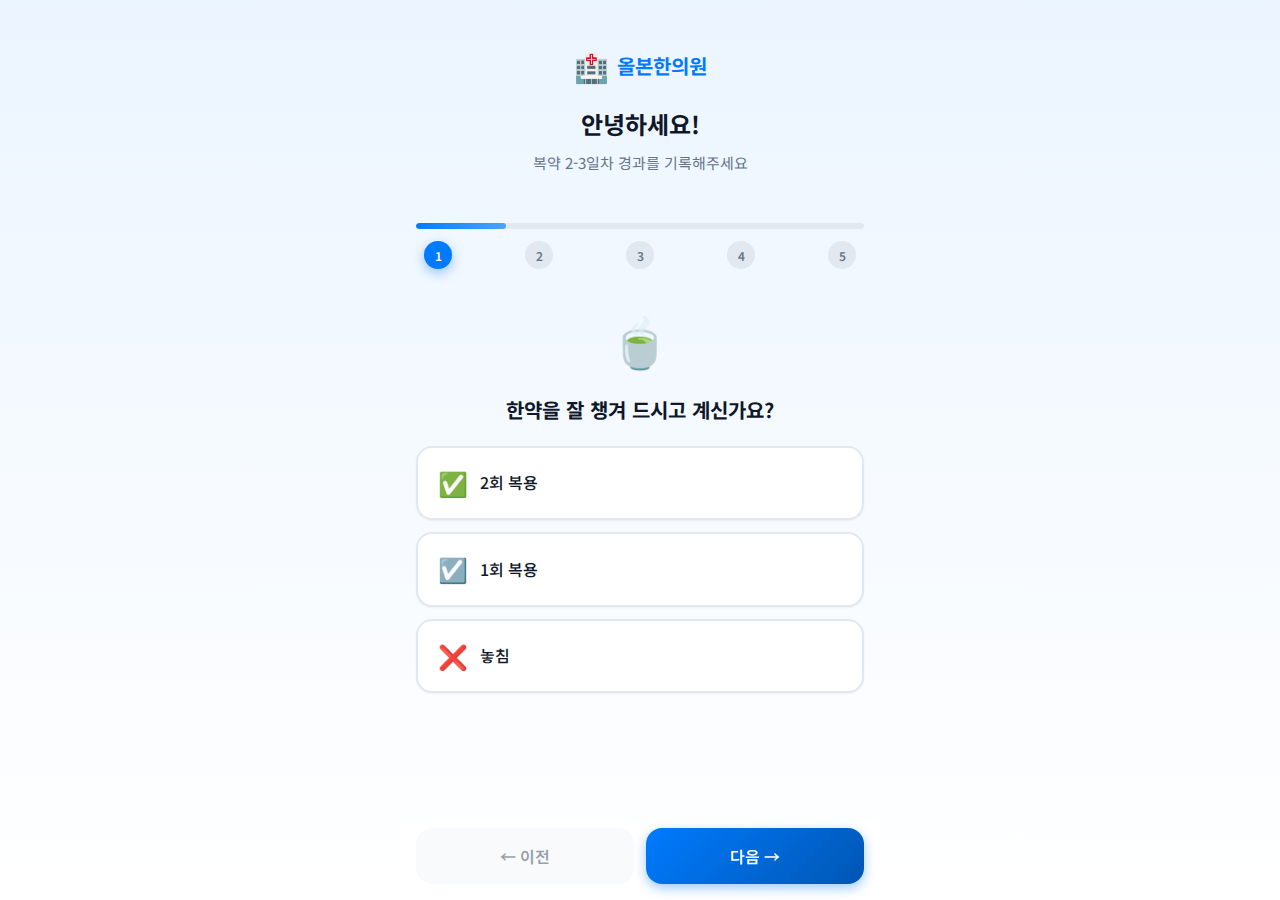
<file: index.html>
<!DOCTYPE html>
<html lang="ko">

<head>
    <meta charset="UTF-8">
    <meta name="viewport" content="width=device-width, initial-scale=1.0, maximum-scale=1.0, user-scalable=no">
    <title>복약 경과 기록 | 올본한의원</title>
    <meta name="description" content="올본한의원 복약 2-3일차 경과 기록 설문">
    <link rel="stylesheet" href="styles.css">
    <link href="https://fonts.googleapis.com/css2?family=Noto+Sans+KR:wght@400;500;700&display=swap" rel="stylesheet">
</head>

<body>
    <div class="container">
        <!-- Header -->
        <header class="header">
            <div class="logo">
                <span class="logo-icon">🏥</span>
                <span class="logo-text">올본한의원</span>
            </div>
            <h1 class="greeting" id="greeting">안녕하세요!</h1>
            <p class="subtitle">복약 2-3일차 경과를 기록해주세요</p>
        </header>

        <!-- Progress Bar -->
        <div class="progress-container">
            <div class="progress-bar">
                <div class="progress-fill" id="progressFill"></div>
            </div>
            <div class="progress-steps">
                <span class="step-indicator active" data-step="1">1</span>
                <span class="step-indicator" data-step="2">2</span>
                <span class="step-indicator" data-step="3">3</span>
                <span class="step-indicator" data-step="4">4</span>
                <span class="step-indicator" data-step="5">5</span>
            </div>
        </div>

        <!-- Survey Form -->
        <form id="surveyForm">
            <!-- Step 1: 복약 준수 -->
            <div class="step active" id="step1">
                <div class="step-icon">🍵</div>
                <h2 class="step-title">한약을 잘 챙겨 드시고 계신가요?</h2>
                <div class="option-grid">
                    <label class="option-card">
                        <input type="radio" name="compliance" value="2회 복용" required>
                        <div class="card-content">
                            <span class="card-icon">✅</span>
                            <span class="card-text">2회 복용</span>
                        </div>
                    </label>
                    <label class="option-card">
                        <input type="radio" name="compliance" value="1회 복용">
                        <div class="card-content">
                            <span class="card-icon">☑️</span>
                            <span class="card-text">1회 복용</span>
                        </div>
                    </label>
                    <label class="option-card">
                        <input type="radio" name="compliance" value="놓침">
                        <div class="card-content">
                            <span class="card-icon">❌</span>
                            <span class="card-text">놓침</span>
                        </div>
                    </label>
                </div>
            </div>

            <!-- Step 2: 복용 방식 -->
            <div class="step" id="step2">
                <div class="step-icon">⏰</div>
                <h2 class="step-title">복용 방식을 알려주세요</h2>

                <div class="sub-section">
                    <h3 class="sub-title">복용 시기</h3>
                    <div class="option-grid small">
                        <label class="option-card small">
                            <input type="radio" name="timing" value="식전 30분" required>
                            <div class="card-content">
                                <span class="card-text">식전 30분</span>
                            </div>
                        </label>
                        <label class="option-card small">
                            <input type="radio" name="timing" value="식후 즉시">
                            <div class="card-content">
                                <span class="card-text">식후 즉시</span>
                            </div>
                        </label>
                        <label class="option-card small">
                            <input type="radio" name="timing" value="식후 1~2시간">
                            <div class="card-content">
                                <span class="card-text">식후 1~2시간</span>
                            </div>
                        </label>
                        <label class="option-card small">
                            <input type="radio" name="timing" value="불규칙">
                            <div class="card-content">
                                <span class="card-text">불규칙</span>
                            </div>
                        </label>
                    </div>
                </div>

                <div class="sub-section">
                    <h3 class="sub-title">복용 온도</h3>
                    <div class="option-grid small">
                        <label class="option-card small">
                            <input type="radio" name="temperature" value="따뜻하게" required>
                            <div class="card-content">
                                <span class="card-icon">🔥</span>
                                <span class="card-text">따뜻하게</span>
                            </div>
                        </label>
                        <label class="option-card small">
                            <input type="radio" name="temperature" value="상온">
                            <div class="card-content">
                                <span class="card-icon">🌡️</span>
                                <span class="card-text">상온</span>
                            </div>
                        </label>
                        <label class="option-card small">
                            <input type="radio" name="temperature" value="시원하게">
                            <div class="card-content">
                                <span class="card-icon">❄️</span>
                                <span class="card-text">시원하게</span>
                            </div>
                        </label>
                    </div>
                </div>

                <div class="sub-section">
                    <h3 class="sub-title">복약 경험</h3>
                    <div class="option-grid small">
                        <label class="option-card small">
                            <input type="radio" name="experience" value="편해요" required>
                            <div class="card-content">
                                <span class="card-icon">😊</span>
                                <span class="card-text">편해요</span>
                            </div>
                        </label>
                        <label class="option-card small">
                            <input type="radio" name="experience" value="써요">
                            <div class="card-content">
                                <span class="card-icon">😬</span>
                                <span class="card-text">써요</span>
                            </div>
                        </label>
                        <label class="option-card small">
                            <input type="radio" name="experience" value="향이 강해요">
                            <div class="card-content">
                                <span class="card-icon">👃</span>
                                <span class="card-text">향이 강해요</span>
                            </div>
                        </label>
                        <label class="option-card small">
                            <input type="radio" name="experience" value="목넘김이 어려워요">
                            <div class="card-content">
                                <span class="card-icon">😣</span>
                                <span class="card-text">목넘김이 어려워요</span>
                            </div>
                        </label>
                    </div>
                </div>
            </div>

            <!-- Step 3: 긍정적 변화 -->
            <div class="step" id="step3">
                <div class="step-icon">✨</div>
                <h2 class="step-title">기분 좋은 변화가 있나요?</h2>
                <p class="step-hint">여러 개 선택 가능해요</p>
                <div class="option-grid">
                    <label class="option-card checkbox">
                        <input type="checkbox" name="positive" value="잠이 잘 옴">
                        <div class="card-content">
                            <span class="card-icon">😴</span>
                            <span class="card-text">잠이 잘 옴</span>
                        </div>
                    </label>
                    <label class="option-card checkbox">
                        <input type="checkbox" name="positive" value="소화가 편함">
                        <div class="card-content">
                            <span class="card-icon">🍽️</span>
                            <span class="card-text">소화가 편함</span>
                        </div>
                    </label>
                    <label class="option-card checkbox">
                        <input type="checkbox" name="positive" value="피로 감소">
                        <div class="card-content">
                            <span class="card-icon">💪</span>
                            <span class="card-text">피로 감소</span>
                        </div>
                    </label>
                    <label class="option-card checkbox">
                        <input type="checkbox" name="positive" value="대변 시원">
                        <div class="card-content">
                            <span class="card-icon">�</span>
                            <span class="card-text">대변 시원</span>
                        </div>
                    </label>
                    <label class="option-card checkbox">
                        <input type="checkbox" name="positive" value="아직 모름">
                        <div class="card-content">
                            <span class="card-icon">🤔</span>
                            <span class="card-text">아직 모름</span>
                        </div>
                    </label>
                    <label class="option-card checkbox">
                        <input type="checkbox" name="positive" value="기타" id="positiveOther">
                        <div class="card-content">
                            <span class="card-icon">✏️</span>
                            <span class="card-text">기타</span>
                        </div>
                    </label>
                </div>
                <!-- 기타 입력 필드 -->
                <div class="other-input-container" id="positiveOtherInput" style="display: none;">
                    <input type="text" id="positiveOtherText" placeholder="어떤 변화가 있으셨나요?" class="other-input">
                </div>
            </div>

            <!-- Step 4: 불편 반응 -->
            <div class="step" id="step4">
                <div class="step-icon">🩺</div>
                <h2 class="step-title">불편한 반응이 있나요?</h2>
                <div class="option-grid">
                    <label class="option-card checkbox warning">
                        <input type="checkbox" name="adverse" value="속쓰림">
                        <div class="card-content">
                            <span class="card-icon">🤢</span>
                            <span class="card-text">속쓰림</span>
                        </div>
                    </label>
                    <label class="option-card checkbox warning">
                        <input type="checkbox" name="adverse" value="어지러움">
                        <div class="card-content">
                            <span class="card-icon">😵</span>
                            <span class="card-text">어지러움</span>
                        </div>
                    </label>
                    <label class="option-card checkbox warning">
                        <input type="checkbox" name="adverse" value="두근거림">
                        <div class="card-content">
                            <span class="card-icon">💓</span>
                            <span class="card-text">두근거림</span>
                        </div>
                    </label>
                    <label class="option-card checkbox warning">
                        <input type="checkbox" name="adverse" value="가려움">
                        <div class="card-content">
                            <span class="card-icon">🤚</span>
                            <span class="card-text">가려움</span>
                        </div>
                    </label>
                    <label class="option-card checkbox warning">
                        <input type="checkbox" name="adverse" value="설사">
                        <div class="card-content">
                            <span class="card-icon">💧</span>
                            <span class="card-text">설사</span>
                        </div>
                    </label>
                    <label class="option-card checkbox warning">
                        <input type="checkbox" name="adverse" value="기타" id="adverseOther">
                        <div class="card-content">
                            <span class="card-icon">✏️</span>
                            <span class="card-text">기타</span>
                        </div>
                    </label>
                    <label class="option-card checkbox safe" id="noAdverseCard">
                        <input type="checkbox" name="adverse" value="없음" id="noAdverse">
                        <div class="card-content">
                            <span class="card-icon">👍</span>
                            <span class="card-text">없음</span>
                        </div>
                    </label>
                </div>

                <!-- 기타 입력 필드 -->
                <div class="other-input-container" id="adverseOtherInput" style="display: none;">
                    <input type="text" id="adverseOtherText" placeholder="어떤 증상이 있으셨나요?" class="other-input">
                </div>

                <!-- 안심 안내 -->
                <div class="alert-box" id="alertBox">
                    <div class="alert-icon">💬</div>
                    <div class="alert-content">
                        <strong>안심하세요!</strong>
                        <p>초기 적응 반응일 수 있습니다.<br>원장님이 확인 후 연락드리겠습니다.</p>
                    </div>
                </div>
            </div>

            <!-- Step 5: 추가 기록 -->
            <div class="step" id="step5">
                <div class="step-icon">📝</div>
                <h2 class="step-title">추가로 기록해주세요</h2>

                <div class="sub-section">
                    <h3 class="sub-title">📷 사진 첨부 (선택)</h3>
                    <p class="sub-hint">피부 증상 등이 있으면 사진을 올려주세요</p>
                    <div class="upload-area" id="uploadArea">
                        <input type="file" id="photoInput" accept="image/*" multiple hidden>
                        <div class="upload-placeholder" id="uploadPlaceholder">
                            <span class="upload-icon">📸</span>
                            <span>터치하여 사진 추가</span>
                        </div>
                        <div class="preview-container" id="previewContainer"></div>
                    </div>
                </div>

                <div class="sub-section">
                    <h3 class="sub-title">💬 건의사항</h3>
                    <textarea id="feedback" name="feedback" placeholder="원장님께 전할 말씀이 있으시면 자유롭게 적어주세요"
                        rows="4"></textarea>
                </div>
            </div>

            <!-- Navigation Buttons -->
            <div class="nav-buttons">
                <button type="button" class="btn btn-prev" id="prevBtn" disabled>
                    ← 이전
                </button>
                <button type="button" class="btn btn-next" id="nextBtn">
                    다음 →
                </button>
                <button type="submit" class="btn btn-submit" id="submitBtn" style="display: none;">
                    제출하기 ✓
                </button>
            </div>
        </form>

        <!-- Success Screen -->
        <div class="success-screen" id="successScreen">
            <div class="success-icon">🎉</div>
            <h2>감사합니다!</h2>
            <p>소중한 피드백이 전달되었습니다.</p>
            <p class="success-note">원장님이 확인 후 필요시 연락드리겠습니다.</p>
        </div>
    </div>

    <script src="app.js"></script>
</body>

</html>
</file>
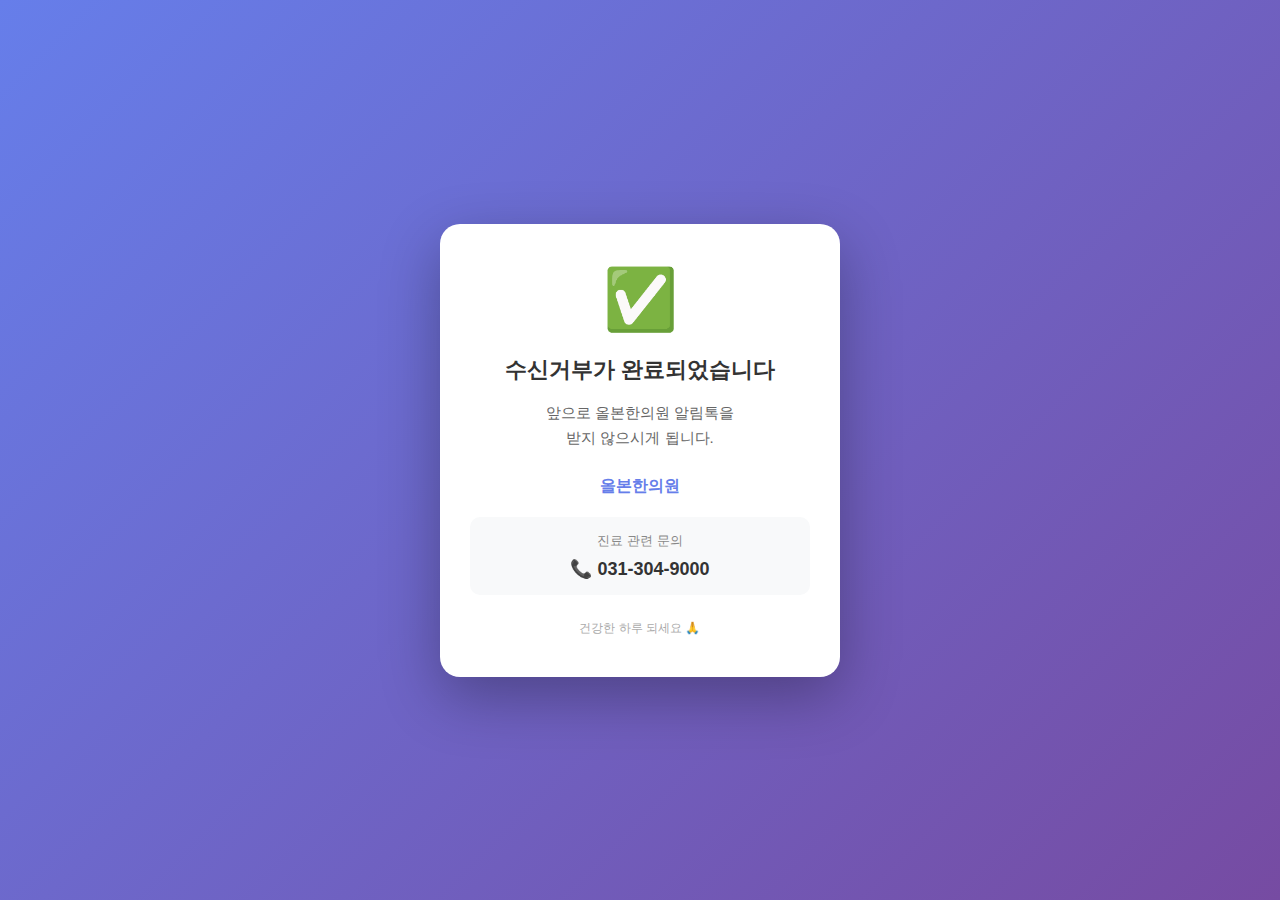
<file: Unsubscribe/index.html>
<!DOCTYPE html>
<html lang="ko">

<head>
    <meta charset="UTF-8">
    <meta name="viewport" content="width=device-width, initial-scale=1.0">
    <title>수신거부 완료 - 올본한의원</title>
    <style>
        * {
            margin: 0;
            padding: 0;
            box-sizing: border-box;
        }

        body {
            font-family: -apple-system, BlinkMacSystemFont, 'Malgun Gothic', sans-serif;
            background: linear-gradient(135deg, #667eea 0%, #764ba2 100%);
            min-height: 100vh;
            display: flex;
            justify-content: center;
            align-items: center;
            padding: 20px;
        }

        .container {
            background: white;
            border-radius: 20px;
            padding: 40px 30px;
            max-width: 400px;
            width: 100%;
            text-align: center;
            box-shadow: 0 20px 60px rgba(0, 0, 0, 0.3);
        }

        .icon {
            font-size: 60px;
            margin-bottom: 20px;
        }

        h1 {
            color: #333;
            font-size: 22px;
            margin-bottom: 15px;
            font-weight: 600;
        }

        .message {
            color: #666;
            font-size: 15px;
            line-height: 1.7;
            margin-bottom: 25px;
        }

        .clinic-name {
            color: #667eea;
            font-weight: 600;
            font-size: 16px;
            margin-bottom: 10px;
        }

        .contact {
            background: #f8f9fa;
            padding: 15px;
            border-radius: 10px;
            margin-top: 20px;
        }

        .contact-text {
            font-size: 13px;
            color: #888;
            margin-bottom: 8px;
        }

        .phone {
            font-size: 18px;
            color: #333;
            font-weight: 600;
            text-decoration: none;
        }

        .phone:hover {
            color: #667eea;
        }

        .footer {
            margin-top: 25px;
            font-size: 12px;
            color: #aaa;
        }
    </style>
    <!-- Google Apps Script 연동 -->
    <script>
        // URL 파라미터에서 전화번호 추출
        function getPhoneFromUrl() {
            const params = new URLSearchParams(window.location.search);
            return params.get('phone') || params.get('p') || '';
        }

        // 페이지 로드 시 수신거부 로그 전송
        window.onload = function () {
            const phone = getPhoneFromUrl();

            // Google Apps Script Web App URL (수신거부 로그용)
            // TODO: Google Apps Script 배포 후 아래 URL 교체
            const SCRIPT_URL = 'https://script.google.com/macros/s/AKfycbwSo-KAGnToi3LHbxACdHVb4_PbhoktZZpcVAow5Kb10Tg9K4wXIKTkMr8InsCJWOAv/exec';

            if (phone) {
                // 전화번호가 있으면 로그 전송
                const logData = {
                    action: 'unsubscribe',
                    phone: phone,
                    timestamp: new Date().toLocaleString('ko-KR', { timeZone: 'Asia/Seoul' }),
                    type: 'long15'
                };

                // Google Sheets에 로그 전송 (no-cors로 전송)
                fetch(SCRIPT_URL + '?' + new URLSearchParams(logData).toString(), {
                    method: 'GET',
                    mode: 'no-cors'
                }).then(() => {
                    console.log('수신거부 로그 전송 완료');
                }).catch(err => {
                    console.log('로그 전송 실패:', err);
                });

                // 전화번호 마스킹 표시 (선택)
                const masked = phone.replace(/(\d{3})(\d{4})(\d{4})/, '$1-****-$3');
                document.getElementById('phone-display').textContent = masked;
                document.getElementById('phone-info').style.display = 'block';
            }
        };
    </script>
</head>

<body>
    <div class="container">
        <div class="icon">✅</div>
        <h1>수신거부가 완료되었습니다</h1>

        <div class="message">
            앞으로 올본한의원 알림톡을<br>
            받지 않으시게 됩니다.
        </div>

        <div id="phone-info"
            style="display: none; background: #e8f5e9; padding: 10px; border-radius: 8px; margin-bottom: 15px; font-size: 13px; color: #2e7d32;">
            📱 <span id="phone-display"></span>
        </div>

        <div class="clinic-name">올본한의원</div>

        <div class="contact">
            <div class="contact-text">진료 관련 문의</div>
            <a href="tel:031-304-9000" class="phone">📞 031-304-9000</a>
        </div>

        <div class="footer">
            건강한 하루 되세요 🙏
        </div>
    </div>
</body>

</html>
</file>
<file: styles.css>
/* =========================================
   올본한의원 복약 피드백 설문 - Styles
   Brand: Cool Blue (#007BFF) + White
   ========================================= */

:root {
    --primary: #007BFF;
    --primary-dark: #0056b3;
    --primary-light: #4da3ff;
    --primary-bg: rgba(0, 123, 255, 0.08);
    --white: #FFFFFF;
    --gray-50: #F8FAFC;
    --gray-100: #F1F5F9;
    --gray-200: #E2E8F0;
    --gray-300: #CBD5E1;
    --gray-500: #64748B;
    --gray-700: #334155;
    --gray-900: #0F172A;
    --success: #10B981;
    --warning: #F59E0B;
    --danger: #EF4444;
    --shadow-sm: 0 1px 2px rgba(0, 0, 0, 0.05);
    --shadow: 0 4px 6px -1px rgba(0, 0, 0, 0.1), 0 2px 4px -1px rgba(0, 0, 0, 0.06);
    --shadow-lg: 0 10px 25px -3px rgba(0, 0, 0, 0.1), 0 4px 6px -2px rgba(0, 0, 0, 0.05);
    --radius: 16px;
    --radius-sm: 12px;
    --transition: all 0.3s cubic-bezier(0.4, 0, 0.2, 1);
}

* {
    margin: 0;
    padding: 0;
    box-sizing: border-box;
}

html {
    font-size: 16px;
    -webkit-tap-highlight-color: transparent;
}

body {
    font-family: 'Noto Sans KR', -apple-system, BlinkMacSystemFont, sans-serif;
    background: linear-gradient(180deg, var(--primary-bg) 0%, var(--white) 100%);
    min-height: 100vh;
    color: var(--gray-900);
    line-height: 1.6;
}

.container {
    max-width: 480px;
    margin: 0 auto;
    padding: 20px 16px 100px;
}

/* Header */
.header {
    text-align: center;
    margin-bottom: 24px;
    padding: 24px 0;
}

.logo {
    display: flex;
    align-items: center;
    justify-content: center;
    gap: 8px;
    margin-bottom: 16px;
}

.logo-icon {
    font-size: 28px;
}

.logo-text {
    font-size: 20px;
    font-weight: 700;
    color: var(--primary);
}

.greeting {
    font-size: 24px;
    font-weight: 700;
    color: var(--gray-900);
    margin-bottom: 8px;
}

.subtitle {
    font-size: 15px;
    color: var(--gray-500);
}

/* Progress Bar */
.progress-container {
    margin-bottom: 32px;
}

.progress-bar {
    height: 6px;
    background: var(--gray-200);
    border-radius: 3px;
    overflow: hidden;
    margin-bottom: 12px;
}

.progress-fill {
    height: 100%;
    background: linear-gradient(90deg, var(--primary) 0%, var(--primary-light) 100%);
    border-radius: 3px;
    transition: width 0.4s ease;
    width: 20%;
}

.progress-steps {
    display: flex;
    justify-content: space-between;
    padding: 0 8px;
}

.step-indicator {
    width: 28px;
    height: 28px;
    border-radius: 50%;
    background: var(--gray-200);
    color: var(--gray-500);
    display: flex;
    align-items: center;
    justify-content: center;
    font-size: 12px;
    font-weight: 600;
    transition: var(--transition);
}

.step-indicator.active {
    background: var(--primary);
    color: var(--white);
    box-shadow: 0 4px 12px rgba(0, 123, 255, 0.4);
}

.step-indicator.completed {
    background: var(--success);
    color: var(--white);
}

/* Steps */
.step {
    display: none;
    animation: fadeIn 0.4s ease;
}

.step.active {
    display: block;
}

@keyframes fadeIn {
    from {
        opacity: 0;
        transform: translateY(10px);
    }

    to {
        opacity: 1;
        transform: translateY(0);
    }
}

.step-icon {
    font-size: 48px;
    text-align: center;
    margin-bottom: 16px;
}

.step-title {
    font-size: 20px;
    font-weight: 700;
    text-align: center;
    color: var(--gray-900);
    margin-bottom: 8px;
}

.step-hint {
    text-align: center;
    font-size: 14px;
    color: var(--gray-500);
    margin-bottom: 20px;
}

/* Sub Sections */
.sub-section {
    margin-bottom: 24px;
}

.sub-title {
    font-size: 15px;
    font-weight: 600;
    color: var(--gray-700);
    margin-bottom: 12px;
    display: flex;
    align-items: center;
    gap: 6px;
}

.sub-hint {
    font-size: 13px;
    color: var(--gray-500);
    margin-bottom: 12px;
}

/* Option Cards */
.option-grid {
    display: grid;
    gap: 12px;
    margin-top: 20px;
}

.option-card {
    cursor: pointer;
    position: relative;
}

.option-card input {
    position: absolute;
    opacity: 0;
    pointer-events: none;
}

.option-card .card-content {
    display: flex;
    align-items: center;
    gap: 12px;
    padding: 16px 20px;
    background: var(--white);
    border: 2px solid var(--gray-200);
    border-radius: var(--radius);
    transition: var(--transition);
    box-shadow: var(--shadow-sm);
}

.option-card:hover .card-content {
    border-color: var(--primary-light);
    box-shadow: var(--shadow);
}

.option-card input:checked+.card-content {
    border-color: var(--primary);
    background: var(--primary-bg);
    box-shadow: 0 4px 12px rgba(0, 123, 255, 0.2);
}

.option-card.warning input:checked+.card-content {
    border-color: var(--warning);
    background: rgba(245, 158, 11, 0.1);
}

.option-card.safe input:checked+.card-content {
    border-color: var(--success);
    background: rgba(16, 185, 129, 0.1);
}

.card-icon {
    font-size: 24px;
    flex-shrink: 0;
}

.card-text {
    font-size: 16px;
    font-weight: 500;
    color: var(--gray-900);
}

/* Small Cards */
.option-grid.small {
    grid-template-columns: repeat(2, 1fr);
}

.option-card.small .card-content {
    padding: 12px 16px;
    justify-content: center;
    text-align: center;
    flex-direction: column;
    gap: 4px;
}

.option-card.small .card-icon {
    font-size: 20px;
}

.option-card.small .card-text {
    font-size: 14px;
}

/* Alert Box */
.alert-box {
    display: none;
    margin-top: 20px;
    padding: 16px;
    background: linear-gradient(135deg, #FFF7ED 0%, #FFEDD5 100%);
    border: 1px solid #FDBA74;
    border-radius: var(--radius);
    animation: slideUp 0.3s ease;
}

.alert-box.visible {
    display: flex;
    gap: 12px;
    align-items: flex-start;
}

@keyframes slideUp {
    from {
        opacity: 0;
        transform: translateY(10px);
    }

    to {
        opacity: 1;
        transform: translateY(0);
    }
}

.alert-icon {
    font-size: 24px;
    flex-shrink: 0;
}

.alert-content strong {
    color: #C2410C;
    font-size: 15px;
}

.alert-content p {
    margin-top: 4px;
    font-size: 14px;
    color: #9A3412;
    line-height: 1.5;
}

/* Upload Area */
.upload-area {
    border: 2px dashed var(--gray-300);
    border-radius: var(--radius);
    padding: 24px;
    text-align: center;
    background: var(--gray-50);
    transition: var(--transition);
    cursor: pointer;
}

.upload-area:hover {
    border-color: var(--primary);
    background: var(--primary-bg);
}

.upload-placeholder {
    display: flex;
    flex-direction: column;
    align-items: center;
    gap: 8px;
    color: var(--gray-500);
}

.upload-icon {
    font-size: 32px;
}

.preview-container {
    display: flex;
    flex-wrap: wrap;
    gap: 8px;
    margin-top: 12px;
}

.preview-item {
    position: relative;
    width: 80px;
    height: 80px;
    border-radius: 8px;
    overflow: hidden;
}

.preview-item img {
    width: 100%;
    height: 100%;
    object-fit: cover;
}

.preview-remove {
    position: absolute;
    top: 4px;
    right: 4px;
    width: 24px;
    height: 24px;
    background: rgba(0, 0, 0, 0.6);
    color: white;
    border: none;
    border-radius: 50%;
    cursor: pointer;
    display: flex;
    align-items: center;
    justify-content: center;
    font-size: 14px;
}

/* Textarea */
textarea {
    width: 100%;
    padding: 16px;
    border: 2px solid var(--gray-200);
    border-radius: var(--radius);
    font-family: inherit;
    font-size: 15px;
    resize: vertical;
    transition: var(--transition);
    background: var(--white);
}

textarea:focus {
    outline: none;
    border-color: var(--primary);
    box-shadow: 0 0 0 3px rgba(0, 123, 255, 0.1);
}

textarea::placeholder {
    color: var(--gray-500);
}

/* Navigation Buttons */
.nav-buttons {
    display: flex;
    gap: 12px;
    margin-top: 32px;
    position: fixed;
    bottom: 0;
    left: 0;
    right: 0;
    padding: 16px;
    background: linear-gradient(180deg, transparent 0%, var(--white) 20%);
    max-width: 480px;
    margin-left: auto;
    margin-right: auto;
}

.btn {
    flex: 1;
    padding: 16px 24px;
    font-size: 16px;
    font-weight: 600;
    border: none;
    border-radius: var(--radius);
    cursor: pointer;
    transition: var(--transition);
    font-family: inherit;
}

.btn-prev {
    background: var(--gray-100);
    color: var(--gray-700);
}

.btn-prev:hover:not(:disabled) {
    background: var(--gray-200);
}

.btn-prev:disabled {
    opacity: 0.5;
    cursor: not-allowed;
}

.btn-next,
.btn-submit {
    background: linear-gradient(135deg, var(--primary) 0%, var(--primary-dark) 100%);
    color: var(--white);
    box-shadow: 0 4px 12px rgba(0, 123, 255, 0.4);
}

.btn-next:hover,
.btn-submit:hover {
    transform: translateY(-2px);
    box-shadow: 0 6px 16px rgba(0, 123, 255, 0.5);
}

.btn-submit {
    background: linear-gradient(135deg, var(--success) 0%, #059669 100%);
    box-shadow: 0 4px 12px rgba(16, 185, 129, 0.4);
}

.btn-submit:hover {
    box-shadow: 0 6px 16px rgba(16, 185, 129, 0.5);
}

/* Success Screen */
.success-screen {
    display: none;
    text-align: center;
    padding: 60px 20px;
    animation: fadeIn 0.5s ease;
}

.success-screen.visible {
    display: block;
}

.success-icon {
    font-size: 80px;
    margin-bottom: 24px;
    animation: bounce 0.6s ease;
}

@keyframes bounce {

    0%,
    100% {
        transform: translateY(0);
    }

    50% {
        transform: translateY(-20px);
    }
}

.success-screen h2 {
    font-size: 28px;
    color: var(--gray-900);
    margin-bottom: 12px;
}

.success-screen p {
    font-size: 16px;
    color: var(--gray-500);
    margin-bottom: 8px;
}

.success-note {
    font-size: 14px;
    color: var(--gray-500);
    margin-top: 16px;
    padding: 12px 16px;
    background: var(--gray-50);
    border-radius: var(--radius-sm);
}

/* Loading State */
.btn.loading {
    pointer-events: none;
    position: relative;
}

.btn.loading::after {
    content: '';
    position: absolute;
    width: 20px;
    height: 20px;
    border: 2px solid transparent;
    border-top-color: currentColor;
    border-radius: 50%;
    animation: spin 0.8s linear infinite;
    right: 16px;
    top: 50%;
    margin-top: -10px;
}

@keyframes spin {
    100% {
        transform: rotate(360deg);
    }
}

/* Responsive */
@media (max-width: 360px) {
    .option-grid.small {
        grid-template-columns: 1fr;
    }

    .card-text {
        font-size: 15px;
    }
}

/* Other Input (기타) */
.other-input-container {
    margin-top: 16px;
    animation: slideUp 0.3s ease;
}

.other-input {
    width: 100%;
    padding: 14px 16px;
    border: 2px solid var(--primary);
    border-radius: var(--radius);
    font-family: inherit;
    font-size: 15px;
    background: var(--primary-bg);
    transition: var(--transition);
}

.other-input:focus {
    outline: none;
    box-shadow: 0 0 0 3px rgba(0, 123, 255, 0.2);
}

.other-input::placeholder {
    color: var(--gray-500);
}
</file>
